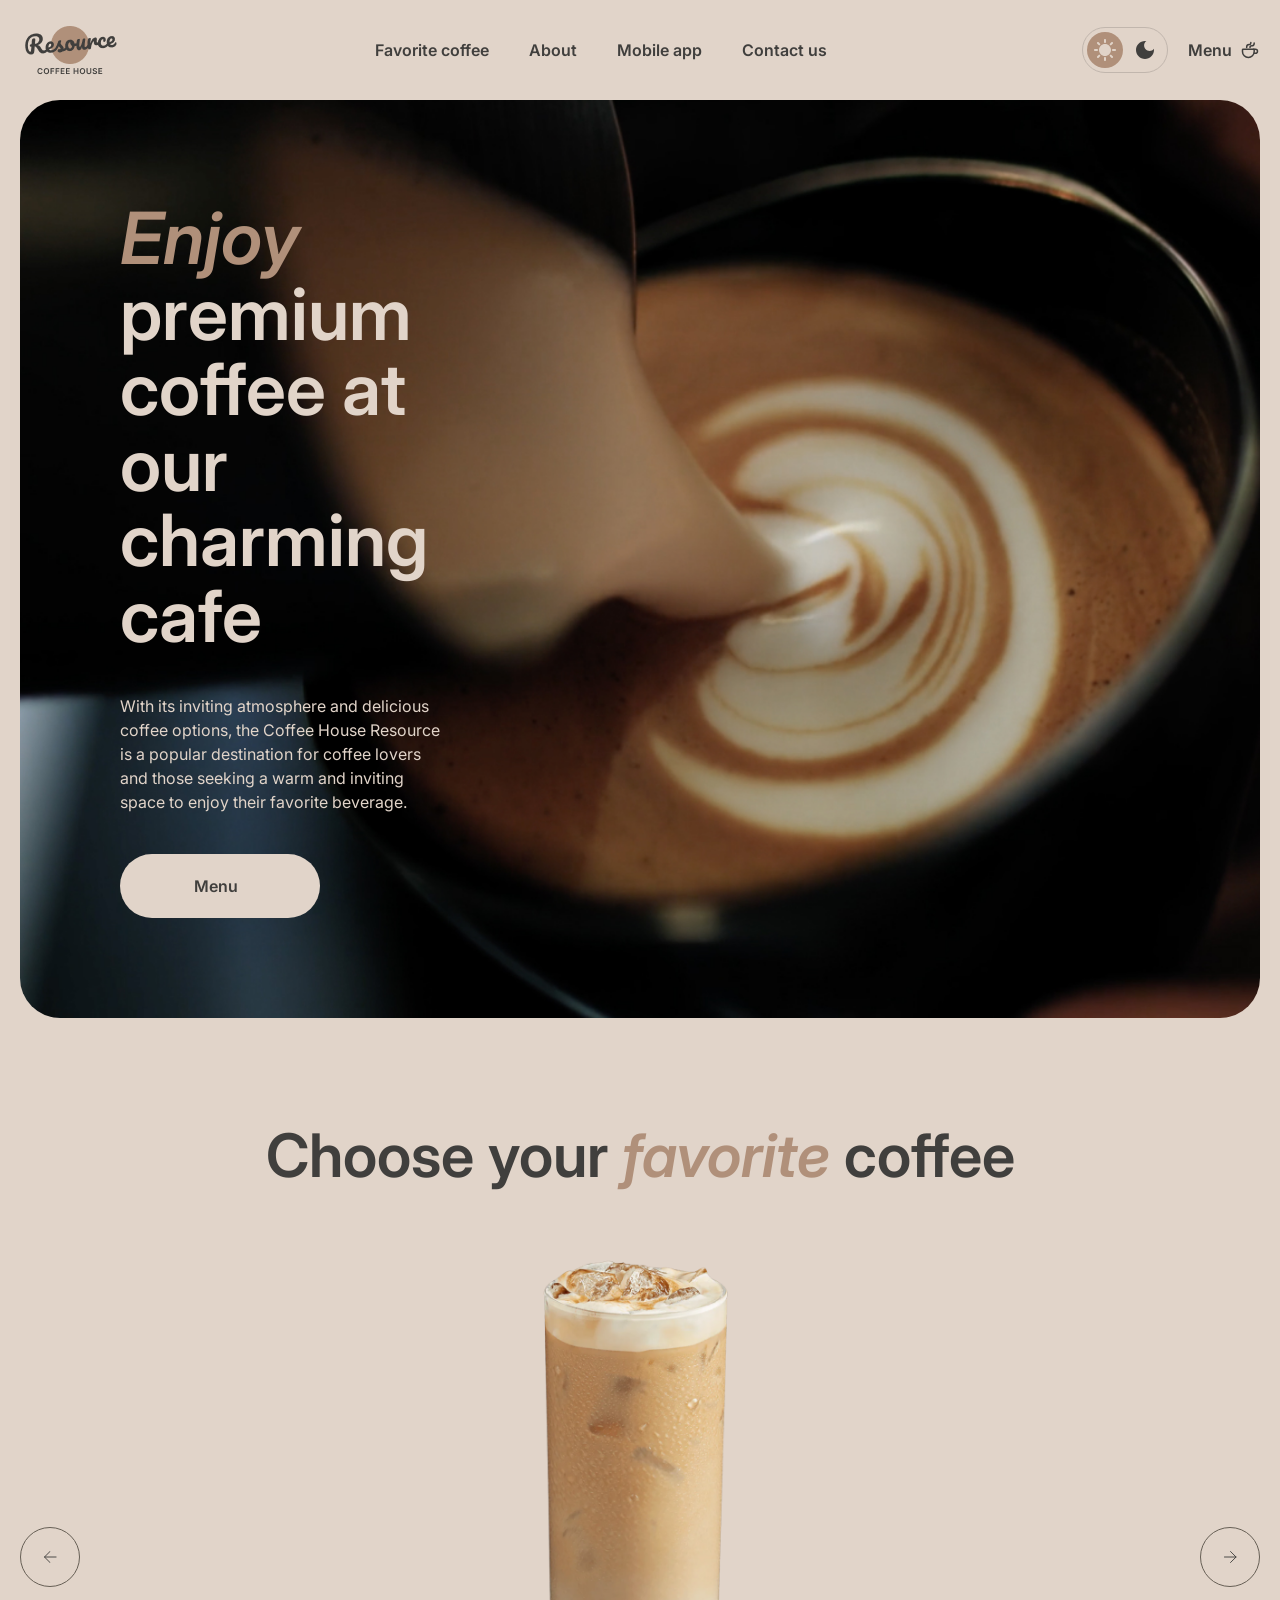
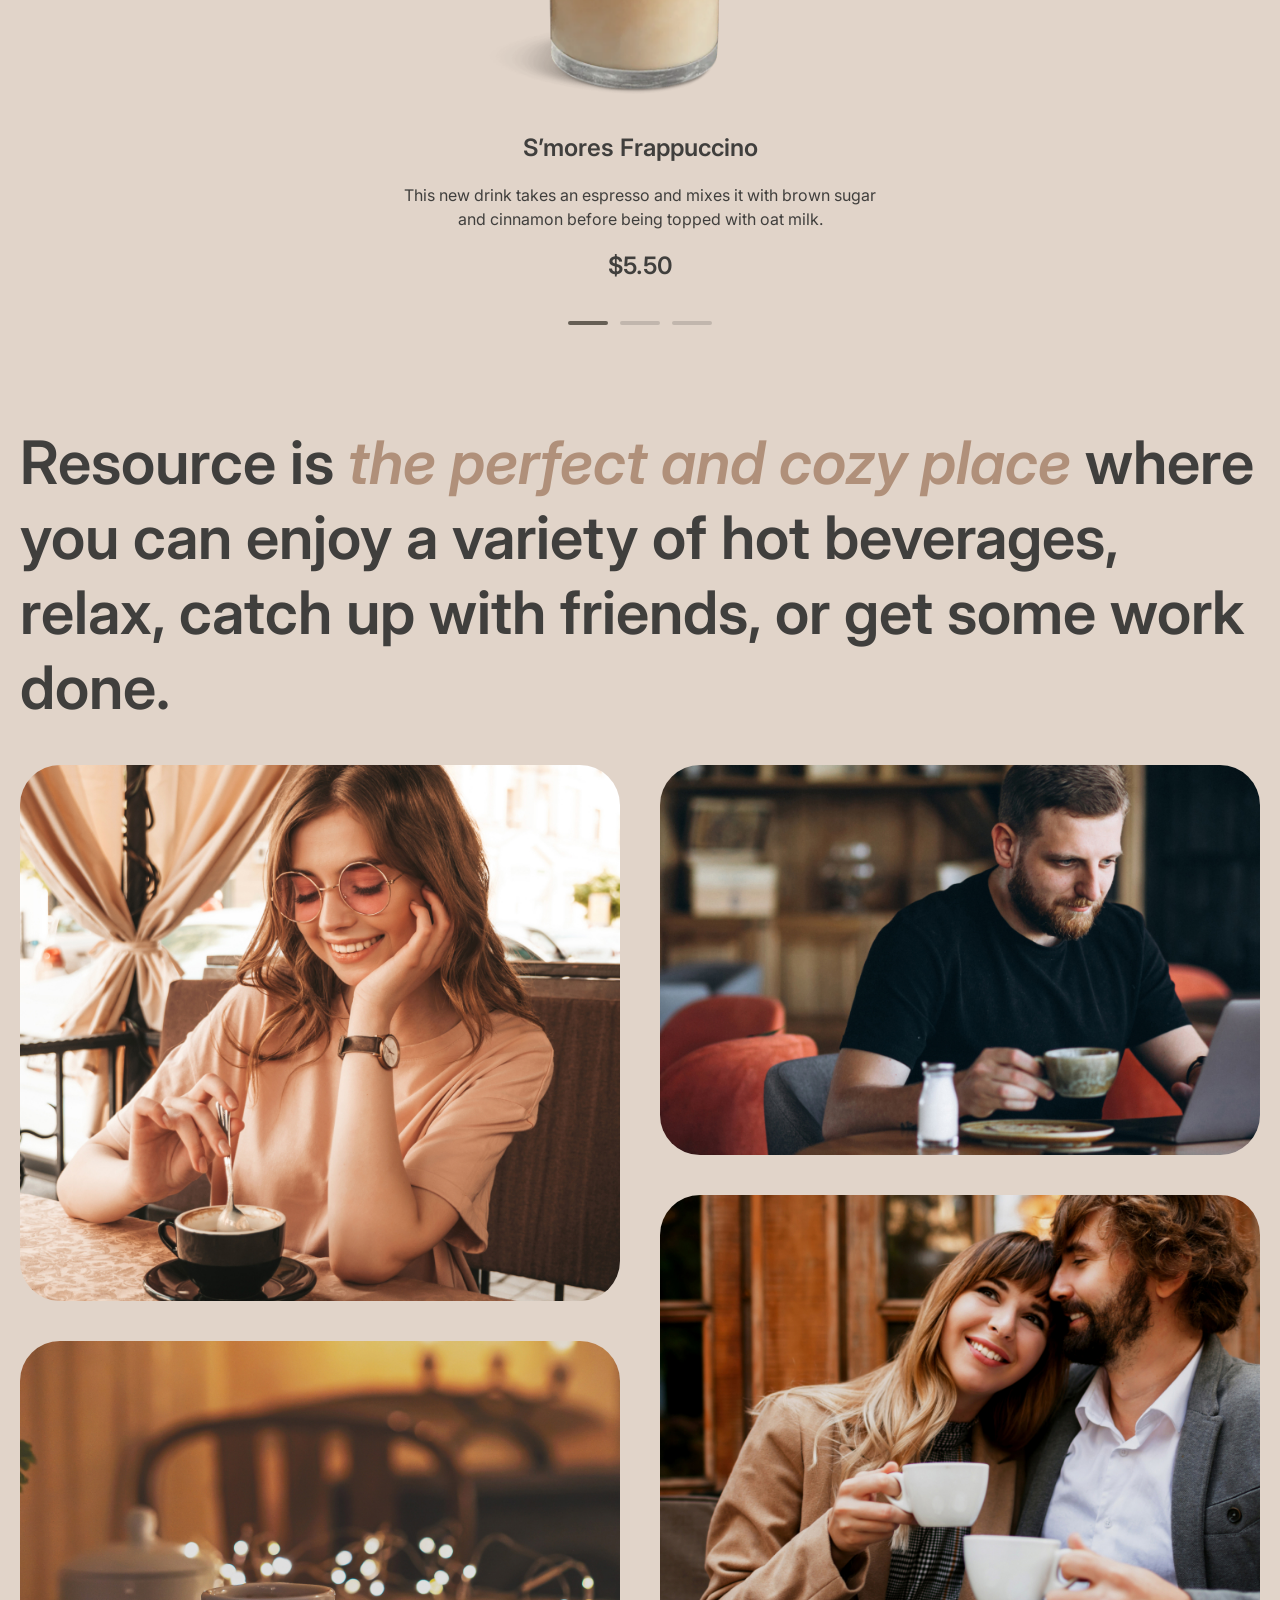
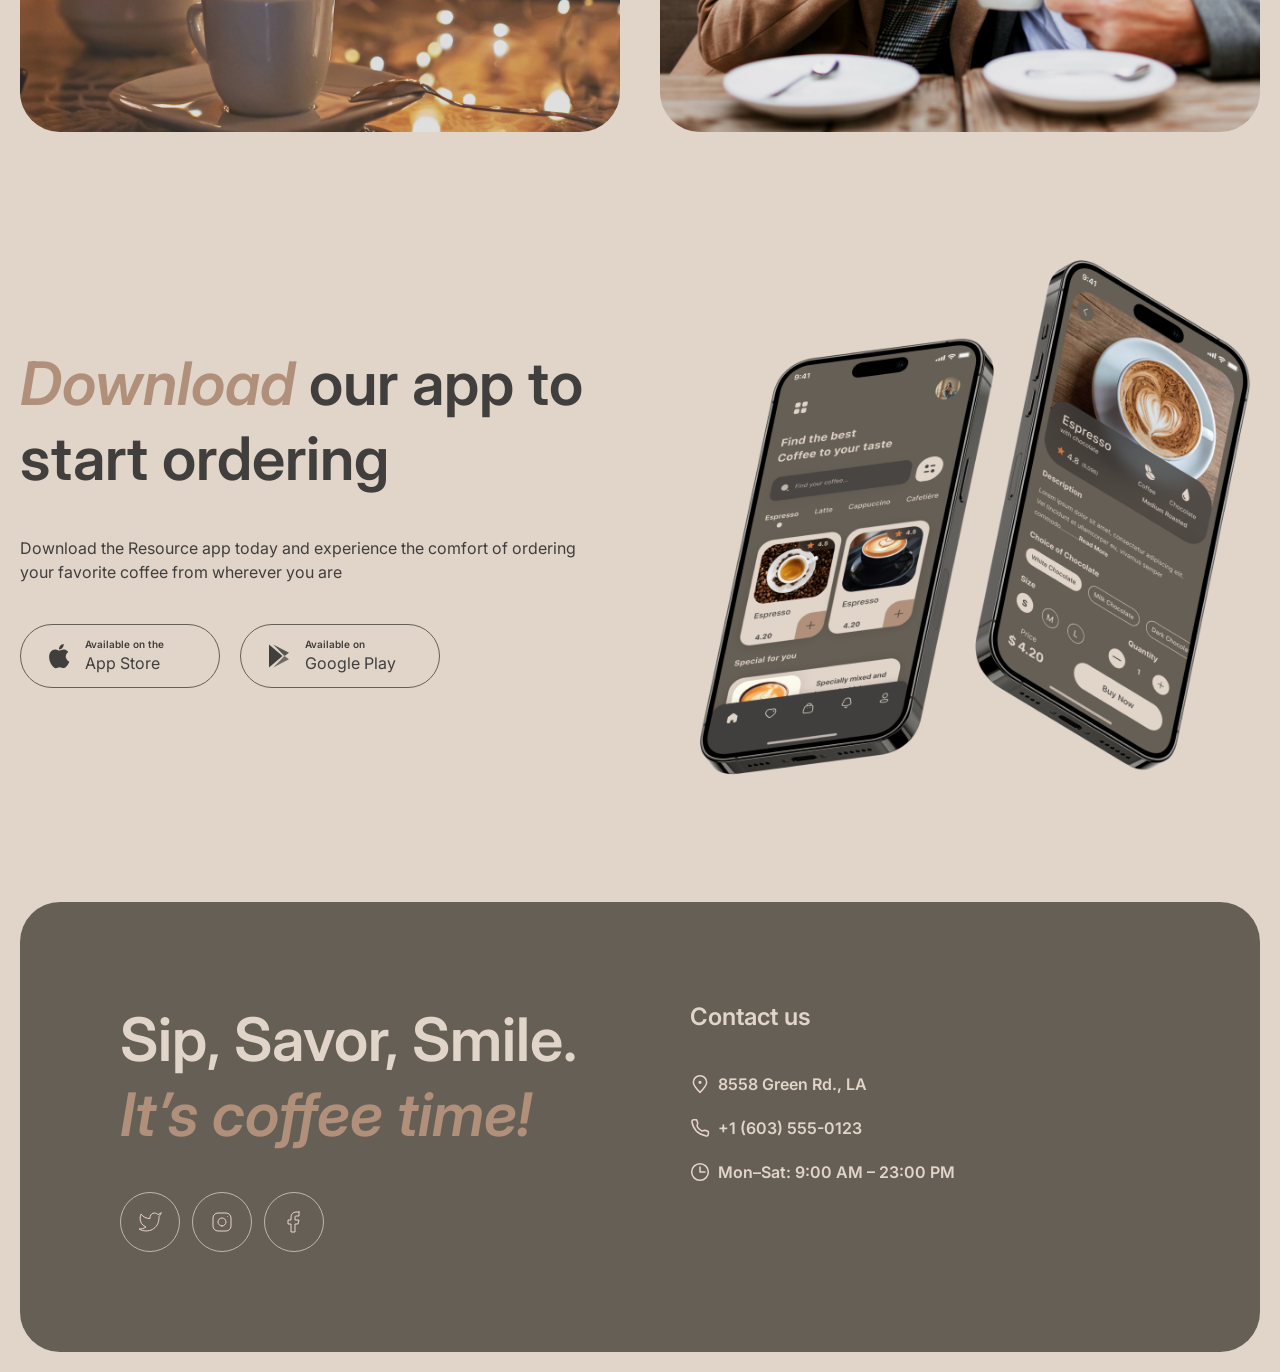
<file: index.html>
<!DOCTYPE html>
<html lang="en">
  <head>
    <meta charset="UTF-8">
    <meta name="viewport" content="width=device-width, initial-scale=1.0">
    <title>Resource Coffee House</title>
    <link rel="icon" type="image/svg+xml" href="./assets/icons/favicon.svg">
    <link rel="preconnect" href="https://fonts.googleapis.com">
    <link rel="preconnect" href="https://fonts.gstatic.com" crossorigin>
    <link
      href="https://fonts.googleapis.com/css2?family=Inter:ital,wght@0,400;0,600;1,600&display=swap"
      rel="stylesheet"
    >
    <link rel="stylesheet" href="./css/style.css">
    <script>
      let savedTheme = localStorage.getItem("coffee-house-theme");

      if (savedTheme !== "dark") {
        savedTheme = "light";
      }

      document.documentElement.setAttribute("data-theme", savedTheme);
    </script>
  </head>
  <body>
    <header class="header">
      <div class="wrapper">
        <a class="logo" href="./index.html" aria-label="Resource Coffee House home">
          <img
            class="logo-img logo-light"
            src="./assets/images/logo.png"
            alt="logo light"
            width="100"
            height="60"
          >
          <img
            class="logo-img logo-dark"
            src="./assets/images/logo-dark.png"
            alt="logo dark"
            width="100"
            height="60"
          >
        </a>

        <nav class="nav" aria-label="Main navigation">
          <ul class="nav-list">
            <li><a class="nav-link" href="#favorite-coffee">Favorite coffee</a></li>
            <li><a class="nav-link" href="#about">About</a></li>
            <li><a class="nav-link" href="#mobile-app">Mobile app</a></li>
            <li><a class="nav-link" href="#contact-us">Contact us</a></li>
          </ul>
        </nav>

        <div class="header-actions">
          <button
            class="theme-toggle"
            type="button"
            aria-label="Switch to dark theme"
            aria-pressed="false"
          >
            <span class="theme-btn theme-btn-active" data-theme="light">
              <img src="./assets/icons/sun.svg" alt="theme button light" width="22" height="22">
            </span>
            <span class="theme-btn" data-theme="dark">
              <img src="./assets/icons/moon.svg" alt="theme button dark" width="18" height="18">
            </span>
          </button>

          <a class="menu-link" href="./catalog.html">
            <span>Menu</span>
            <img
              class="icon"
              src="./assets/icons/coffee-cup.svg"
              alt="menu button"
              width="20"
              height="20"
            >
          </a>

          <button class="burger" type="button" aria-label="Open menu">
            <span class="burger-line"></span>
            <span class="burger-line"></span>
          </button>
        </div>
      </div>
    </header>
    <main>
      <div class="wrapper">
        <section class="hero" aria-label="Welcome">
          <img
            class="hero-image"
            src="./assets/images/img-hero.jpg"
            alt="Cozy cafe interior with coffee"
          >
          <div class="hero-content">
            <h1 class="hero-heading">
              <span class="accent">Enjoy</span> premium coffee at our charming cafe
            </h1>
            <p>
              With its inviting atmosphere and delicious coffee options, the Coffee House
              Resource is a popular destination for coffee lovers and those seeking a warm
              and inviting space to enjoy their favorite beverage.
            </p>
            <a class="btn btn-light hero-btn" href="./catalog.html">
              <span>Menu</span>
              <img
                class="btn-icon icon"
                src="./assets/icons/coffee-cup.svg"
                alt="menu button"
                width="20"
                height="20"
              >
            </a>
          </div>
        </section>

        <section class="favorites" id="favorite-coffee">
          <h2 class="favorites-heading">
            Choose your <span class="accent">favorite</span> coffee
          </h2>

          <div class="slider">
            <button class="slider-btn slider-btn-prev" type="button" aria-label="Previous slide">
              <img
                class="icon"
                src="./assets/icons/arrow-left.svg"
                alt="previous slide button"
                width="13"
                height="12"
              >
            </button>

            <div class="slider-viewport">
              <ul class="slider-track">
                <li class="slide">
                  <img
                    class="slide-img"
                    src="./assets/images/coffee-slider-1.png"
                    alt="S’mores Frappuccino"
                  >
                  <h3 class="slide-heading">S’mores Frappuccino</h3>
                  <p>
                    This new drink takes an espresso and mixes it with brown sugar and
                    cinnamon before being topped with oat milk.
                  </p>
                  <p class="slide-price">$5.50</p>
                </li>
                <li class="slide">
                  <img
                    class="slide-img"
                    src="./assets/images/coffee-slider-2.png"
                    alt="Caramel Macchiato"
                  >
                  <h3 class="slide-heading">Caramel Macchiato</h3>
                  <p>
                    Espresso combined with caramel syrup, steamed milk and a light layer of
                    foam, finished with a caramel drizzle.
                  </p>
                  <p class="slide-price">$5.00</p>
                </li>
                <li class="slide">
                  <img
                    class="slide-img"
                    src="./assets/images/coffee-slider-3.png"
                    alt="Ice coffee"
                  >
                  <h3 class="slide-heading">Ice coffee</h3>
                  <p>
                    A cold coffee drink made by pouring a double shot of espresso over ice
                    and topped with cold milk and foam.
                  </p>
                  <p class="slide-price">$4.50</p>
                </li>
              </ul>
            </div>

            <button class="slider-btn slider-btn-next" type="button" aria-label="Next slide">
              <img
                class="icon"
                src="./assets/icons/arrow-right.svg"
                alt="next slide button"
                width="13"
                height="12"
              >
            </button>
          </div>

          <div class="slider-controls" aria-hidden="true">
            <span class="slider-dash slider-dash-active"></span>
            <span class="slider-dash"></span>
            <span class="slider-dash"></span>
          </div>
        </section>

        <section class="about" id="about">
          <h2 class="about-heading">
            Resource is
            <span class="accent">the perfect and cozy place</span>
            where you can enjoy a variety of hot beverages, relax, catch up with friends,
            or get some work done.
          </h2>
          <div class="about-grid">
            <div class="about-col">
              <img
                class="about-img about-img-tall"
                src="./assets/images/about-1.jpg"
                alt="Customers enjoying coffee in the cafe"
              >
              <img
                class="about-img about-img-short"
                src="./assets/images/about-2.jpg"
                alt="Guest working with a laptop and a cup of coffee"
              >
            </div>
            <div class="about-col">
              <img
                class="about-img about-img-short"
                src="./assets/images/about-3.jpg"
                alt="Evening atmosphere in the coffee house"
              >
              <img
                class="about-img about-img-tall"
                src="./assets/images/about-4.jpg"
                alt="Couple sharing coffee together"
              >
            </div>
          </div>
        </section>

        <section class="app" id="mobile-app">
          <div class="app-content">
            <h2 class="app-heading">
              <span class="accent">Download</span> our app to start ordering
            </h2>
            <p>
              Download the Resource app today and experience the comfort of ordering your
              favorite coffee from wherever you are
            </p>
            <ul class="app-stores">
              <li>
                <a
                  class="store-btn"
                  href="https://www.apple.com/app-store"
                  target="_blank"
                  rel="noopener noreferrer"
                >
                  <span class="store-icon" aria-hidden="true">
                    <svg width="36" height="36" viewBox="0 0 36 36" fill="none">
                      <path
                        d="M24.7 18.6c0-3.1 2.5-4.6 2.6-4.7-1.4-2.1-3.6-2.4-4.4-2.4-1.9-.2-3.6 1.1-4.6 1.1-1 0-2.4-1.1-4-1.1-2.1 0-4 1.2-5.1 3.1-2.2 3.8-.6 9.4 1.5 12.5 1.1 1.5 2.3 3.2 3.9 3.1 1.6-.1 2.2-1 4.1-1s2.5 1 4.1.9c1.7-.1 2.8-1.5 3.8-3 1.2-1.7 1.7-3.4 1.7-3.5-.1 0-3.3-1.3-3.6-5z"
                        fill="currentColor"
                      />
                      <path
                        d="M21.5 9.8c.8-1 1.4-2.4 1.2-3.8-1.2.1-2.6.8-3.4 1.8-.8.9-1.5 2.3-1.3 3.7 1.4.1 2.7-.7 3.5-1.7z"
                        fill="currentColor"
                      />
                    </svg>
                  </span>
                  <span class="store-text">
                    <span class="caption">Available on the</span>
                    <span>App Store</span>
                  </span>
                </a>
              </li>
              <li>
                <a
                  class="store-btn"
                  href="https://play.google.com/store"
                  target="_blank"
                  rel="noopener noreferrer"
                >
                  <span class="store-icon" aria-hidden="true">
                    <svg width="36" height="36" viewBox="0 0 36 36" fill="none">
                      <path d="M8 6.5v23l13.5-11.5L8 6.5z" fill="currentColor" />
                      <path d="M23.5 18L28 21.2 12.2 29.5 23.5 18z" fill="currentColor" opacity=".7" />
                      <path d="M23.5 18L12.2 6.5 28 14.8 23.5 18z" fill="currentColor" opacity=".85" />
                    </svg>
                  </span>
                  <span class="store-text">
                    <span class="caption">Available on</span>
                    <span>Google Play</span>
                  </span>
                </a>
              </li>
            </ul>
          </div>
          <img
            class="app-image"
            src="./assets/images/mobile-screens.png"
            alt="Resource mobile app screens"
          >
        </section>
      </div>
    </main>
        <div class="wrapper">
      <footer class="footer" id="contact-us">
        <div class="footer-offer">
          <h2 class="footer-heading">
            Sip, Savor, Smile.<br>
            <span class="accent">It’s coffee time!</span>
          </h2>
          <ul class="social">
            <li>
              <a
                class="social-link"
                href="https://x.com"
                target="_blank"
                rel="noopener noreferrer"
                aria-label="X"
              >
                <img src="./assets/icons/twitter.svg" alt="x icon" width="24" height="24">
              </a>
            </li>
            <li>
              <a
                class="social-link"
                href="https://www.instagram.com"
                target="_blank"
                rel="noopener noreferrer"
                aria-label="Instagram"
              >
                <img src="./assets/icons/instagram.svg" alt="instagram" width="24" height="24">
              </a>
            </li>
            <li>
              <a
                class="social-link"
                href="https://www.facebook.com"
                target="_blank"
                rel="noopener noreferrer"
                aria-label="Facebook"
              >
                <img src="./assets/icons/facebook.svg" alt="facebook" width="24" height="24">
              </a>
            </li>
          </ul>
        </div>

        <div class="footer-contacts">
          <h3 class="footer-contacts-heading">Contact us</h3>
          <ul class="contacts">
            <li>
              <a
                class="contact-link"
                href="https://maps.google.com/?q=8558+Green+Rd+LA"
                target="_blank"
                rel="noopener noreferrer"
              >
                <img src="./assets/icons/pin-alt.svg" alt="location" width="20" height="20">
                <span>8558 Green Rd., LA</span>
              </a>
            </li>
            <li>
              <a class="contact-link" href="tel:+16035550123">
                <img src="./assets/icons/phone.svg" alt="phone" width="20" height="20">
                <span>+1 (603) 555-0123</span>
              </a>
            </li>
            <li class="contact-item">
              <img src="./assets/icons/clock.svg" alt="clock" width="20" height="20">
              <span>Mon–Sat: 9:00 AM – 23:00 PM</span>
            </li>
          </ul>
        </div>
      </footer>
    </div>
    <script src="./js/theme.js"></script>
    <script src="./js/burger.js"></script>
    <script src="./js/slider.js"></script>
  </body>
</html>
</file>
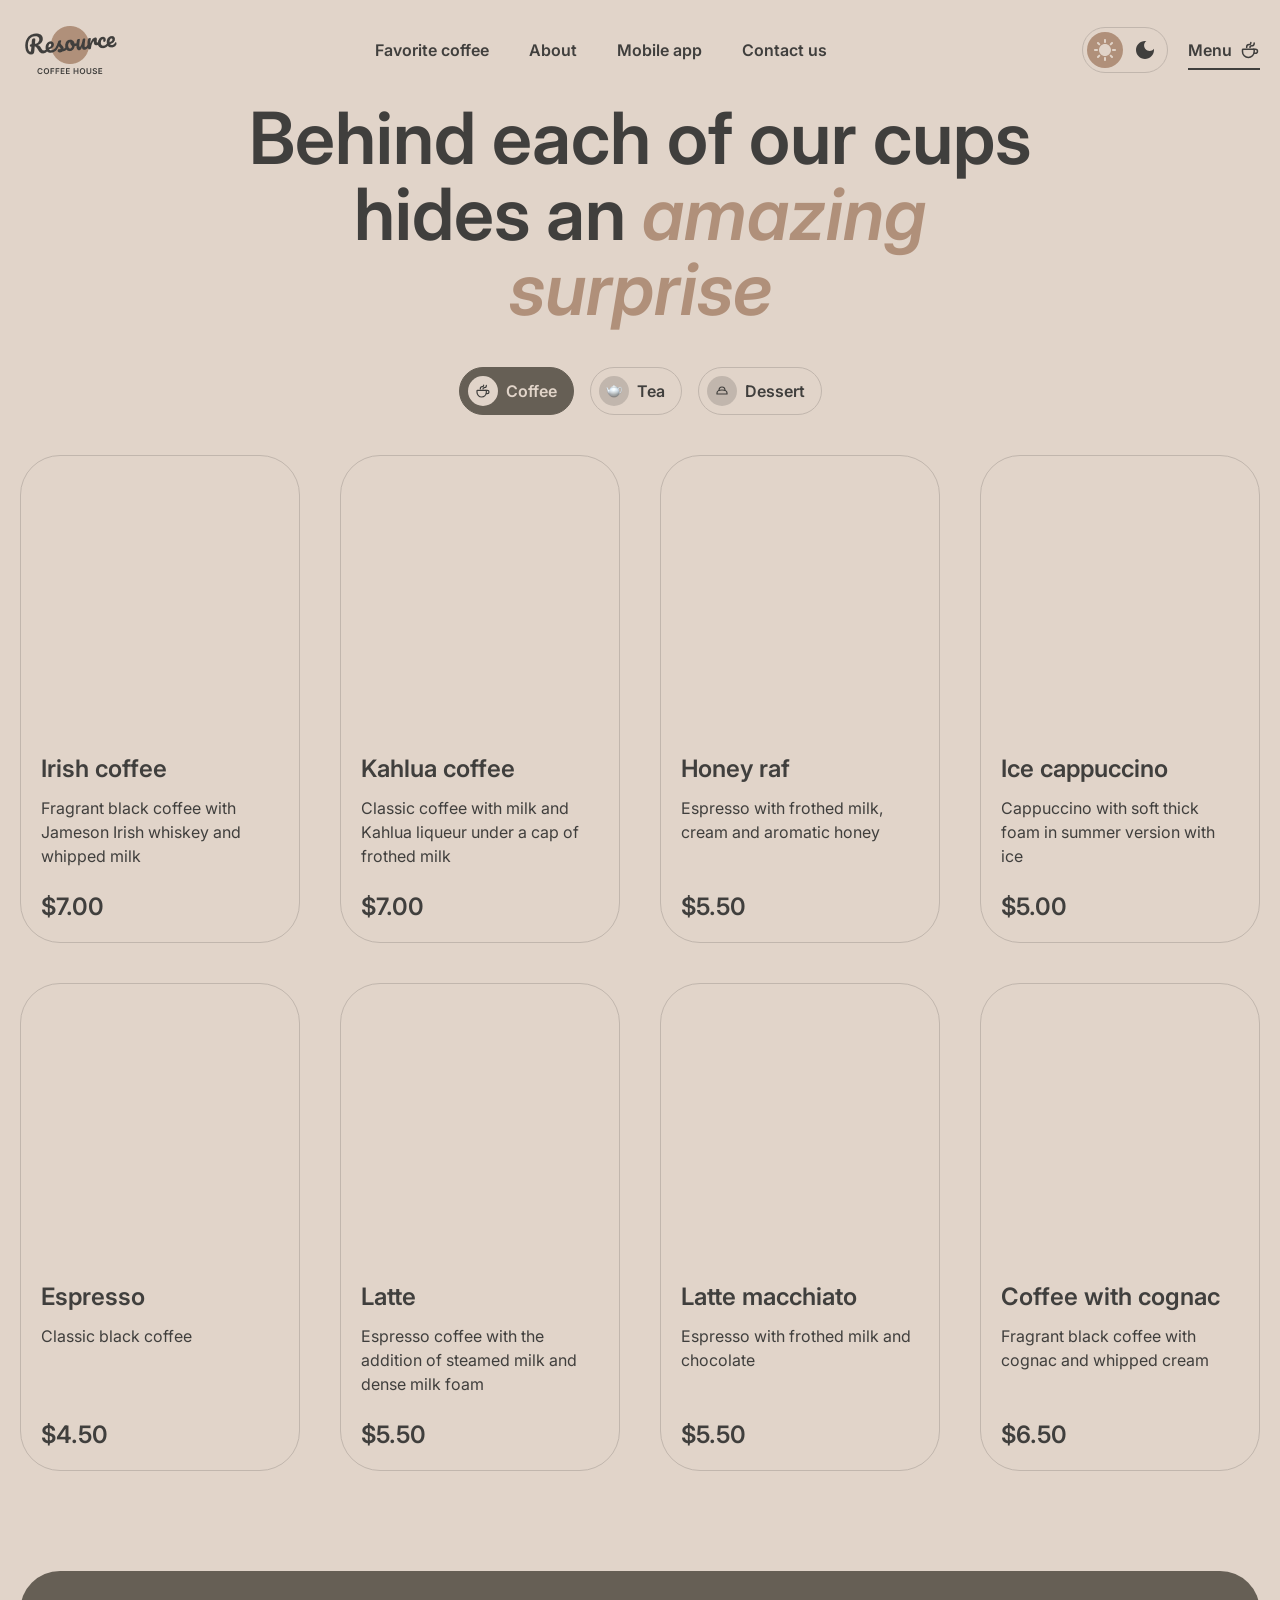
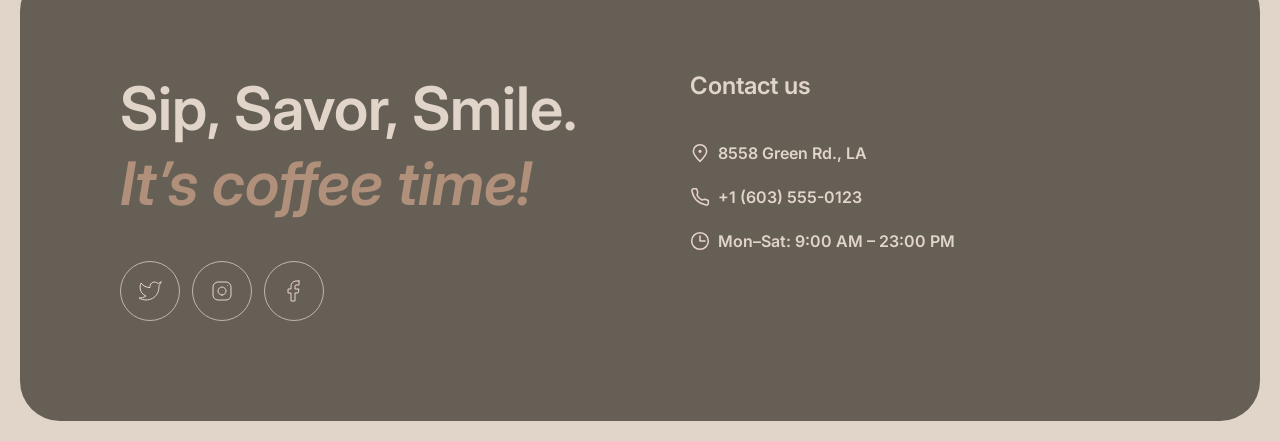
<file: catalog.html>
<!DOCTYPE html>
<html lang="en">
  <head>
    <meta charset="UTF-8">
    <meta name="viewport" content="width=device-width, initial-scale=1.0">
    <title>Menu | Resource Coffee House</title>
    <link rel="icon" type="image/svg+xml" href="./assets/icons/favicon.svg">
    <link rel="preconnect" href="https://fonts.googleapis.com">
    <link rel="preconnect" href="https://fonts.gstatic.com" crossorigin>
    <link
      href="https://fonts.googleapis.com/css2?family=Inter:ital,wght@0,400;0,600;1,600&display=swap"
      rel="stylesheet"
    >
    <link rel="stylesheet" href="./css/style.css">
    <script>
      let savedTheme = localStorage.getItem("coffee-house-theme");

      if (savedTheme !== "dark") {
        savedTheme = "light";
      }

      document.documentElement.setAttribute("data-theme", savedTheme);
    </script>
  </head>
  <body>
    <header class="header">
      <div class="wrapper">
        <a class="logo" href="./index.html" aria-label="Resource Coffee House home">
          <img
            class="logo-img logo-light"
            src="./assets/images/logo.png"
            alt="Resource"
            width="100"
            height="60"
          >
          <img
            class="logo-img logo-dark"
            src="./assets/images/logo-dark.png"
            alt="Resource"
            width="100"
            height="60"
          >
        </a>

        <nav class="nav" aria-label="Main navigation">
          <ul class="nav-list">
            <li>
              <a class="nav-link" href="./index.html#favorite-coffee">Favorite coffee</a>
            </li>
            <li><a class="nav-link" href="./index.html#about">About</a></li>
            <li><a class="nav-link" href="./index.html#mobile-app">Mobile app</a></li>
            <li><a class="nav-link" href="#contact-us">Contact us</a></li>
          </ul>
        </nav>

        <div class="header-actions">
          <button
            class="theme-toggle"
            type="button"
            aria-label="Switch to dark theme"
            aria-pressed="false"
          >
            <span class="theme-btn theme-btn-active" data-theme="light">
              <img src="./assets/icons/sun.svg" alt="" width="22" height="22">
            </span>
            <span class="theme-btn" data-theme="dark">
              <img src="./assets/icons/moon.svg" alt="" width="18" height="18">
            </span>
          </button>

          <span class="menu-link menu-link-active" aria-current="page">
            <span>Menu</span>
            <img
              class="icon"
              src="./assets/icons/coffee-cup.svg"
              alt=""
              width="20"
              height="20"
            >
          </span>

          <button class="burger" type="button" aria-label="Open menu">
            <span class="burger-line"></span>
            <span class="burger-line"></span>
          </button>
        </div>
      </div>
    </header>

    <main>
      <div class="wrapper">
        <section class="menu" aria-labelledby="menu-heading">
          <h1 class="menu-heading" id="menu-heading">
            Behind each of our cups hides an
            <span class="accent">amazing surprise</span>
          </h1>

          <ul class="tabs" role="tablist" aria-label="Menu categories">
            <li role="presentation">
              <button
                class="tab tab-active"
                type="button"
                role="tab"
                data-category="coffee"
                aria-selected="true"
              >
                <span class="tab-icon" aria-hidden="true">
                  <img
                    class="icon"
                    src="./assets/icons/coffee-cup.svg"
                    alt="coffee cup icon"
                    width="16"
                    height="16"
                  >
                </span>
                <span>Coffee</span>
              </button>
            </li>
            <li role="presentation">
              <button
                class="tab"
                type="button"
                role="tab"
                data-category="tea"
                aria-selected="false"
                tabindex="-1"
              >
                <span class="tab-icon" aria-hidden="true">
                  <img
                    class="icon"
                    src="./assets/images/tea-tab.png"
                    alt="tea icon"
                    width="16"
                    height="16"
                  >
                </span>
                <span>Tea</span>
              </button>
            </li>
            <li role="presentation">
              <button
                class="tab"
                type="button"
                role="tab"
                data-category="dessert"
                aria-selected="false"
                tabindex="-1"
              >
                <span class="tab-icon" aria-hidden="true">
                  <svg width="16" height="16" viewBox="0 0 16 16" fill="none" aria-hidden="true">
                    <path
                      d="M3 10c0-2 2-3 5-3s5 1 5 3v1H3v-1Z"
                      stroke="#403F3D"
                      stroke-width="1.2"
                    />
                    <path
                      d="M5 7.5C5 5.5 6.2 4 8 4s3 1.5 3 3.5"
                      stroke="#403F3D"
                      stroke-width="1.2"
                      stroke-linecap="round"
                    />
                  </svg>
                </span>
                <span>Dessert</span>
              </button>
            </li>
          </ul>

          <ul class="products"></ul>

          <button class="load-more" type="button" aria-label="Load more products">
            <svg width="24" height="24" viewBox="0 0 24 24" fill="none" aria-hidden="true">
              <path
                d="M21 12a9 9 0 1 1-2.64-6.36"
                stroke="currentColor"
                stroke-width="1.5"
                stroke-linecap="round"
              />
              <path
                d="M21 3v6h-6"
                stroke="currentColor"
                stroke-width="1.5"
                stroke-linecap="round"
                stroke-linejoin="round"
              />
            </svg>
          </button>
        </section>
      </div>
    </main>

    <div class="modal" aria-hidden="true">
      <div class="modal-backdrop"></div>
      <div class="modal-window" role="dialog" aria-modal="true" aria-label="Product details">
        <button class="modal-close" type="button" aria-label="Close">
          <span class="modal-close-line"></span>
          <span class="modal-close-line"></span>
        </button>
        <div class="modal-body"></div>
      </div>
    </div>

    <div class="wrapper">
      <footer class="footer" id="contact-us">
        <div class="footer-offer">
          <h2 class="footer-heading">
            Sip, Savor, Smile.<br>
            <span class="accent">It’s coffee time!</span>
          </h2>
          <ul class="social">
            <li>
              <a
                class="social-link"
                href="https://twitter.com"
                target="_blank"
                rel="noopener noreferrer"
                aria-label="Twitter"
              >
                <img src="./assets/icons/twitter.svg" alt="x icon" width="24" height="24">
              </a>
            </li>
            <li>
              <a
                class="social-link"
                href="https://www.instagram.com"
                target="_blank"
                rel="noopener noreferrer"
                aria-label="Instagram"
              >
                <img src="./assets/icons/instagram.svg" alt="instagram icon" width="24" height="24">
              </a>
            </li>
            <li>
              <a
                class="social-link"
                href="https://www.facebook.com"
                target="_blank"
                rel="noopener noreferrer"
                aria-label="Facebook"
              >
                <img src="./assets/icons/facebook.svg" alt="facebook icon" width="24" height="24">
              </a>
            </li>
          </ul>
        </div>

        <div class="footer-contacts">
          <h2 class="footer-contacts-heading">Contact us</h2>
          <ul class="contacts">
            <li>
              <a
                class="contact-link"
                href="https://maps.google.com/?q=8558+Green+Rd+LA"
                target="_blank"
                rel="noopener noreferrer"
              >
                <img src="./assets/icons/pin-alt.svg" alt="location icon" width="20" height="20">
                <span>8558 Green Rd., LA</span>
              </a>
            </li>
            <li>
              <a class="contact-link" href="tel:+16035550123">
                <img src="./assets/icons/phone.svg" alt="phone icon" width="20" height="20">
                <span>+1 (603) 555-0123</span>
              </a>
            </li>
            <li class="contact-item">
              <img src="./assets/icons/clock.svg" alt="clock icon" width="20" height="20">
              <span>Mon–Sat: 9:00 AM – 23:00 PM</span>
            </li>
          </ul>
        </div>
      </footer>
    </div>
    <script src="./js/theme.js"></script>
    <script src="./js/burger.js"></script>
    <script src="./js/menu.js"></script>
  </body>
</html>
</file>
<file: css/style.css>
:root {
  --text: #403f3d;
  --text-light: #e1d4c9;
  --accent: #b0907a;
  --bg: #e1d4c9;
  --container: #665f55;
  --border: #c1b6ad;
  --border-strong: #665f55;
  --icon: none;
  --icon-light: brightness(0) saturate(100%) invert(91%) sepia(8%) saturate(447%)
    hue-rotate(314deg) brightness(97%) contrast(87%);
}

html[data-theme="dark"] {
  --text: #e1d4c9;
  --text-light: var(--text);
  --bg: #292826;
  --container: #403f3d;
  --border: #665f55;
  --border-strong: #c1b6ad;
  --icon: brightness(0) saturate(100%) invert(91%) sepia(8%) saturate(447%)
    hue-rotate(314deg) brightness(97%) contrast(87%);
  --icon-light: var(--icon);
}

* {
  box-sizing: border-box;
  margin: 0;
  padding: 0;
}

html {
  scroll-behavior: smooth;
}

body {
  font-family: "Inter", sans-serif;
  font-size: 16px;
  line-height: 1.5;
  color: var(--text);
  background-color: var(--bg);
  padding: 0 0 20px;
}

body.menu-open,
body.modal-open-body {
  overflow: hidden;
}

img {
  display: block;
  max-width: 100%;
  height: auto;
}

ul {
  list-style: none;
}

a {
  color: inherit;
  text-decoration: none;
}

button {
  font: inherit;
  color: inherit;
  background: none;
  border: none;
  cursor: pointer;
}

.hero-heading,
.menu-heading {
  font-size: 72px;
  font-weight: 600;
  line-height: 1.05;
}

.favorites-heading,
.about-heading,
.app-heading,
.footer-heading {
  font-size: 60px;
  font-weight: 600;
  line-height: 1.25;
}

.slide-heading,
.slide-price,
.card-heading,
.card-price,
.footer-contacts-heading {
  font-size: 24px;
  font-weight: 600;
  line-height: 1.25;
}

.accent {
  color: var(--accent);
  font-style: italic;
}

.caption {
  display: block;
  font-size: 10px;
  font-weight: 600;
  line-height: 1.4;
}

.wrapper {
  max-width: 1440px;
  margin: 0 auto;
  padding: 0 20px;
}

.header {
  position: sticky;
  top: 0;
  z-index: 20;
  margin-bottom: 20px;
  padding: 20px 0 0;
  background-color: var(--bg);
}

.header > .wrapper {
  display: flex;
  align-items: center;
  gap: 40px;
  min-height: 60px;
}

.logo {
  position: relative;
  display: block;
  width: 100px;
  height: 60px;
  flex-shrink: 0;
}

.logo-img {
  width: 100px;
  height: 60px;
  object-fit: contain;
}

.logo-dark {
  display: none;
}

html[data-theme="dark"] .logo-light {
  display: none;
}

html[data-theme="dark"] .logo-dark {
  display: block;
}

.icon {
  filter: var(--icon);
}

.nav {
  flex: 1;
}

.nav-list {
  display: flex;
  justify-content: center;
  flex-wrap: wrap;
  gap: 8px 40px;
}

.nav-link,
.menu-link {
  display: inline-flex;
  align-items: center;
  gap: 8px;
  padding: 8px 0;
  font-weight: 600;
  position: relative;
}

.nav-link::after,
.menu-link::after {
  content: "";
  position: absolute;
  left: 0;
  bottom: 0;
  width: 100%;
  height: 2px;
  background-color: var(--text);
  transform: scaleX(0);
  transition: transform 0.3s ease;
}

.nav-link:hover::after,
.menu-link:hover::after,
.menu-link-active::after {
  transform: scaleX(1);
}

.header-actions {
  display: flex;
  align-items: center;
  gap: 20px;
  flex-shrink: 0;
}

.theme-toggle {
  display: flex;
  align-items: center;
  gap: 4px;
  padding: 4px;
  border: 1px solid var(--border);
  border-radius: 100px;
  cursor: pointer;
}

.theme-btn {
  display: flex;
  align-items: center;
  justify-content: center;
  width: 36px;
  height: 36px;
  border-radius: 100px;
}

.theme-btn img {
  filter: var(--icon);
}

.theme-btn-active {
  background-color: var(--accent);
}

.theme-btn-active img {
  filter: none;
}

.theme-toggle:hover .theme-btn:not(.theme-btn-active) {
  background-color: var(--container);
}

.theme-toggle:hover .theme-btn:not(.theme-btn-active) img {
  filter: var(--icon-light);
}

.burger {
  display: none;
  flex-direction: column;
  align-items: center;
  justify-content: center;
  width: 44px;
  height: 44px;
  border: 1px solid var(--border-strong);
  border-radius: 100px;
  transition: background-color 0.3s ease, border-color 0.3s ease;
}

.burger-line {
  display: block;
  width: 16px;
  height: 1.5px;
  background-color: var(--text);
  border-radius: 2px;
  transition: transform 0.3s ease, background-color 0.3s ease;
}

.burger-line + .burger-line {
  margin-top: 6px;
}

.burger-open .burger-line:first-child {
  transform: translateY(3.75px) rotate(45deg);
}

.burger-open .burger-line:last-child {
  transform: translateY(-3.75px) rotate(-45deg);
}

.burger:hover,
.burger-open {
  background-color: var(--container);
  border-color: var(--container);
}

.burger:hover .burger-line,
.burger-open .burger-line {
  background-color: var(--text-light);
}

.btn {
  display: inline-flex;
  align-items: center;
  justify-content: center;
  gap: 8px;
  padding: 20px 78px;
  font-weight: 600;
  border-radius: 100px;
  transition: background-color 0.3s ease, color 0.3s ease;
}

.btn-light {
  color: var(--text);
  background-color: var(--bg);
}

.btn-icon {
  width: 0;
  opacity: 0;
  overflow: hidden;
  transition: width 0.3s ease, opacity 0.3s ease;
}

.btn-light:hover .btn-icon {
  width: 20px;
  opacity: 1;
}

html[data-theme="dark"] .btn-light .btn-icon {
  filter: var(--icon);
}

.hero {
  position: relative;
  min-height: 644px;
  margin-bottom: 100px;
  border-radius: 40px;
  overflow: hidden;
  color: var(--text-light);
}

.hero-image {
  position: absolute;
  top: 0;
  left: 0;
  width: 100%;
  height: 100%;
  object-fit: cover;
}

.hero-content {
  position: relative;
  z-index: 1;
  display: flex;
  flex-direction: column;
  justify-content: flex-end;
  gap: 40px;
  max-width: 530px;
  min-height: 644px;
  padding: 100px;
}

.hero-btn {
  align-self: flex-start;
  max-width: 200px;
}

.favorites,
.about,
.app,
.menu {
  margin-bottom: 100px;
}

.favorites-heading {
  text-align: center;
  margin-bottom: 40px;
}

.slider {
  display: grid;
  grid-template-columns: 60px 1fr 60px;
  align-items: center;
  gap: 40px;
  margin-bottom: 40px;
}

.slider-btn {
  display: flex;
  align-items: center;
  justify-content: center;
  width: 60px;
  height: 60px;
  border: 1px solid var(--border-strong);
  border-radius: 100px;
  transition: background-color 0.3s ease;
}

.slider-btn:hover {
  background-color: var(--container);
  border-color: var(--container);
}

.slider-btn:hover .icon {
  filter: var(--icon-light);
}

.slider-viewport {
  overflow: hidden;
}

.slider-track {
  display: flex;
  transition: transform 0.5s ease;
}

.slide {
  display: flex;
  flex-direction: column;
  align-items: center;
  gap: 20px;
  flex: 0 0 100%;
  max-width: 100%;
  text-align: center;
  padding: 0 10px;
}

.slide p {
  max-width: 480px;
}

.slide-img {
  width: 100%;
  max-width: 480px;
  aspect-ratio: 1;
  object-fit: contain;
}

.slider-controls {
  display: flex;
  justify-content: center;
  gap: 12px;
}

.slider-dash {
  width: 40px;
  height: 4px;
  border-radius: 2px;
  background-color: var(--border);
  transition: background-color 0.3s ease;
}

.slider-dash-active {
  background-color: var(--container);
}

.about-heading {
  margin-bottom: 40px;
}

.about-grid {
  display: grid;
  grid-template-columns: 1fr 1fr;
  gap: 40px;
}

.about-col {
  display: flex;
  flex-direction: column;
  gap: 40px;
}

.about-img {
  width: 100%;
  border-radius: 40px;
  object-fit: cover;
}

.about-img-tall {
  aspect-ratio: 660 / 590;
}

.about-img-short {
  aspect-ratio: 660 / 430;
}

.app {
  display: grid;
  grid-template-columns: 1fr 1fr;
  gap: 100px;
  align-items: center;
}

.app-content {
  display: flex;
  flex-direction: column;
  gap: 40px;
}

.app-stores {
  display: flex;
  flex-wrap: wrap;
  gap: 20px;
}

.store-btn {
  display: flex;
  align-items: center;
  gap: 8px;
  min-width: 200px;
  padding: 12px 20px;
  border: 1px solid var(--border-strong);
  border-radius: 100px;
  transition: background-color 0.3s ease, color 0.3s ease;
}

.store-btn:hover {
  color: var(--text-light);
  background-color: var(--container);
  border-color: var(--container);
}

.store-icon {
  display: flex;
  align-items: center;
  justify-content: center;
  width: 36px;
  height: 36px;
  flex-shrink: 0;
}

.app-image {
  width: 100%;
  aspect-ratio: 1;
  object-fit: contain;
}

.footer {
  display: grid;
  grid-template-columns: 1fr 1fr;
  gap: 100px;
  padding: 100px;
  color: var(--text-light);
  background-color: var(--container);
  border-radius: 40px;
}

.footer-offer {
  display: flex;
  flex-direction: column;
  gap: 40px;
}

.social {
  display: flex;
  gap: 12px;
}

.social-link {
  display: flex;
  align-items: center;
  justify-content: center;
  width: 60px;
  height: 60px;
  border: 1px solid var(--border);
  border-radius: 100px;
  transition: background-color 0.3s ease;
}

.social-link img {
  filter: var(--icon-light);
}

.social-link:hover {
  background-color: var(--bg);
  border-color: var(--bg);
}

.social-link:hover img {
  filter: brightness(0) saturate(100%) invert(24%) sepia(6%) saturate(404%)
    hue-rotate(358deg) brightness(95%) contrast(89%);
}

html[data-theme="dark"] .social-link:hover img {
  filter: var(--icon);
}

.footer-contacts-heading {
  margin-bottom: 40px;
}

.contacts {
  display: flex;
  flex-direction: column;
  gap: 16px;
}

.contact-link,
.contact-item {
  display: inline-flex;
  align-items: center;
  gap: 8px;
  font-weight: 600;
  width: fit-content;
  position: relative;
}

.contact-link img,
.contact-item img {
  filter: var(--icon-light);
  flex-shrink: 0;
}

.contact-link::after {
  content: "";
  position: absolute;
  left: 0;
  bottom: -2px;
  width: 100%;
  height: 2px;
  background-color: var(--text-light);
  transform: scaleX(0);
  transition: transform 0.3s ease;
}

.contact-link:hover::after {
  transform: scaleX(1);
}

.menu-heading {
  max-width: 800px;
  margin: 0 auto 40px;
  text-align: center;
}

.tabs {
  display: flex;
  justify-content: center;
  flex-wrap: wrap;
  gap: 16px;
  margin-bottom: 40px;
}

.tab {
  display: inline-flex;
  align-items: center;
  gap: 8px;
  padding: 8px 16px 8px 8px;
  font-weight: 600;
  border: 1px solid var(--border);
  border-radius: 100px;
  transition: background-color 0.3s ease, color 0.3s ease;
}

.tab-icon {
  display: flex;
  align-items: center;
  justify-content: center;
  width: 30px;
  height: 30px;
  overflow: hidden;
  background-color: var(--border);
  border-radius: 100px;
}

.tab-icon img {
  width: 16px;
  height: 16px;
  object-fit: contain;
}

.tab:hover,
.tab-active {
  color: var(--text-light);
  background-color: var(--container);
  border-color: var(--container);
}

.tab:hover .tab-icon,
.tab-active .tab-icon {
  background-color: var(--bg);
}

.tab:hover .tab-icon .icon,
.tab-active .tab-icon .icon {
  filter: none;
}

.tab-icon svg {
  display: block;
}

html[data-theme="dark"] .tab-icon svg path {
  stroke: #e1d4c9;
}

html[data-theme="dark"] .tab:hover .tab-icon svg path,
html[data-theme="dark"] .tab-active .tab-icon svg path {
  stroke: #403f3d;
}

.products {
  display: grid;
  grid-template-columns: repeat(4, 1fr);
  gap: 40px;
}

.card {
  display: flex;
  flex-direction: column;
  overflow: hidden;
  border: 1px solid var(--border);
  border-radius: 40px;
  cursor: pointer;
  transition: background-color 0.3s ease, color 0.3s ease;
}

.card-img {
  width: 100%;
  aspect-ratio: 1;
  object-fit: cover;
}

.card-body {
  display: flex;
  flex-direction: column;
  flex: 1;
  gap: 12px;
  padding: 20px;
}

.card-price {
  margin-top: auto;
  padding-top: 12px;
}

.card:hover {
  color: var(--text-light);
  background-color: var(--container);
  border-color: var(--container);
}

.load-more {
  display: none;
  align-items: center;
  justify-content: center;
  width: 60px;
  height: 60px;
  margin: 40px auto 0;
  color: var(--text);
  border: 1px solid var(--border-strong);
  border-radius: 100px;
  transition: background-color 0.3s ease, color 0.3s ease;
}

.load-more.is-visible {
  display: flex;
}

.load-more:hover {
  color: var(--text-light);
  background-color: var(--container);
}

.modal {
  position: fixed;
  inset: 0;
  z-index: 100;
  display: flex;
  align-items: center;
  justify-content: center;
  padding: 20px;
  visibility: hidden;
  opacity: 0;
  pointer-events: none;
  transition: opacity 0.3s ease, visibility 0.3s ease;
}

.modal-open {
  visibility: visible;
  opacity: 1;
  pointer-events: auto;
}

.modal-backdrop {
  position: absolute;
  inset: 0;
  background-color: rgba(64, 63, 61, 0.8);
}

.modal-window {
  position: relative;
  z-index: 1;
  width: 100%;
  max-width: 800px;
  max-height: calc(100vh - 40px);
  overflow: auto;
  padding: 16px;
  background-color: var(--bg);
  border-radius: 40px;
}

.modal-close {
  position: absolute;
  top: 20px;
  right: 20px;
  z-index: 2;
  display: flex;
  flex-direction: column;
  align-items: center;
  justify-content: center;
  width: 44px;
  height: 44px;
  border: 1px solid var(--border-strong);
  border-radius: 100px;
  transition: background-color 0.3s ease, border-color 0.3s ease;
}

.modal-close-line {
  display: block;
  width: 16px;
  height: 1.5px;
  background-color: var(--text);
  border-radius: 2px;
}

.modal-close-line:first-child {
  transform: translateY(0.75px) rotate(45deg);
}

.modal-close-line:last-child {
  transform: translateY(-0.75px) rotate(-45deg);
}

.modal-close:hover {
  background-color: var(--container);
  border-color: var(--container);
}

.modal-close:hover .modal-close-line {
  background-color: var(--text-light);
}

.modal-body {
  display: grid;
  grid-template-columns: 1fr 1fr;
  gap: 20px;
  align-items: start;
}

.modal-img {
  width: 100%;
  aspect-ratio: 1;
  object-fit: cover;
  border-radius: 40px;
}

.modal-info {
  display: flex;
  flex-direction: column;
  gap: 20px;
  padding: 20px 20px 10px 0;
}

.modal-title {
  font-size: 24px;
  font-weight: 600;
  line-height: 1.25;
  margin-bottom: 12px;
}

.modal-description {
  color: var(--text);
}

.modal-label {
  margin-bottom: 8px;
  font-weight: 600;
}

.modal-options {
  display: flex;
  flex-wrap: wrap;
  gap: 8px;
}

.modal-option {
  display: inline-flex;
  align-items: center;
  gap: 8px;
  padding: 8px 16px 8px 8px;
  font-weight: 600;
  border: 1px solid var(--border);
  border-radius: 100px;
  transition: background-color 0.3s ease, color 0.3s ease, border-color 0.3s ease;
}

.modal-option-mark {
  display: flex;
  align-items: center;
  justify-content: center;
  width: 30px;
  height: 30px;
  background-color: var(--border);
  border-radius: 100px;
  font-size: 16px;
}

.modal-option:hover,
.modal-option-active {
  color: var(--text-light);
  background-color: var(--container);
  border-color: var(--container);
}

.modal-option:hover .modal-option-mark,
.modal-option-active .modal-option-mark {
  color: var(--text);
  background-color: var(--bg);
}

.modal-total {
  display: flex;
  justify-content: space-between;
  align-items: center;
  font-size: 24px;
  font-weight: 600;
  line-height: 1.25;
  margin-top: auto;
}

.modal-note {
  font-size: 10px;
  line-height: 1.4;
  opacity: 0.8;
}

@media (max-width: 1200px) and (min-width: 769px) {
  .products {
    grid-template-columns: repeat(3, 1fr);
  }

  .app,
  .footer {
    gap: 40px;
  }

  .footer {
    padding: 80px 60px;
  }

  .hero-content {
    padding: 80px 60px;
  }
}

@media (max-width: 768px) {
  .hero-heading,
  .menu-heading {
    font-size: 42px;
    line-height: 1.15;
  }

  .favorites-heading,
  .about-heading,
  .app-heading,
  .footer-heading {
    font-size: 32px;
  }

  .header > .wrapper {
    gap: 16px;
    justify-content: space-between;
  }

  .menu-link,
  .menu-link-active {
    display: none;
  }

  .nav {
    position: fixed;
    top: 80px;
    left: 0;
    width: 100%;
    height: calc(100% - 80px);
    z-index: 15;
    background-color: var(--bg);
    transform: translateX(100%);
    transition: transform 0.4s ease;
    overflow: auto;
    padding: 40px 20px;
  }

  .nav-open {
    transform: translateX(0);
  }

  .nav-list {
    flex-direction: column;
    align-items: center;
    gap: 60px;
  }

  .nav-link {
    font-size: 32px;
    font-weight: 600;
    line-height: 1.25;
  }

  .burger {
    display: flex;
  }

  .hero,
  .hero-content {
    min-height: 552px;
  }

  .hero-content {
    max-width: 348px;
    padding: 60px 40px;
  }

  .slider {
    grid-template-columns: 1fr;
    gap: 20px;
  }

  .slider-btn {
    display: none;
  }

  .about-grid {
    grid-template-columns: 1fr;
    gap: 20px;
  }

  .about-col {
    gap: 20px;
  }

  .app {
    grid-template-columns: 1fr;
    gap: 40px;
  }

  .app-image {
    max-width: 348px;
    margin: 0 auto;
  }

  .footer {
    grid-template-columns: 1fr;
    gap: 40px;
    padding: 60px 40px;
  }

  .products {
    grid-template-columns: repeat(2, 1fr);
    gap: 20px;
  }

  .modal-body {
    grid-template-columns: 1fr;
  }

  .modal-info {
    padding: 10px 40px 10px 10px;
  }

  .modal-img {
    max-width: 310px;
    margin: 0 auto;
  }
}

@media (max-width: 480px) {
  body {
    padding: 0 0 40px;
  }

  .header {
    padding-top: 16px;
  }

  .wrapper {
    padding: 0 16px;
  }

  .hero-heading,
  .menu-heading {
    font-size: 32px;
  }

  .favorites-heading,
  .about-heading,
  .app-heading,
  .footer-heading {
    font-size: 28px;
  }

  .slide-heading,
  .slide-price,
  .card-heading,
  .card-price,
  .footer-contacts-heading,
  .modal-title,
  .modal-total {
    font-size: 18px;
  }

  .nav {
    top: 76px;
    height: calc(100% - 76px);
  }

  .nav-link {
    font-size: 24px;
  }

  .hero,
  .hero-content {
    min-height: 480px;
  }

  .hero-content {
    max-width: 100%;
    padding: 40px 16px;
    gap: 20px;
  }

  .hero-btn {
    padding: 16px 40px;
  }

  .app-stores {
    flex-direction: column;
  }

  .store-btn {
    width: 100%;
  }

  .footer {
    padding: 40px 16px;
    gap: 32px;
  }

  .products {
    grid-template-columns: 1fr;
  }

  .tabs {
    gap: 8px;
  }

  .modal {
    padding: 16px;
  }

  .modal-window {
    padding: 16px;
    border-radius: 40px;
  }

  .modal-close {
    top: 16px;
    right: 16px;
  }

  .modal-info {
    padding: 0 40px 0 0;
  }

  .modal-img {
    max-width: 100%;
  }
}
</file>
